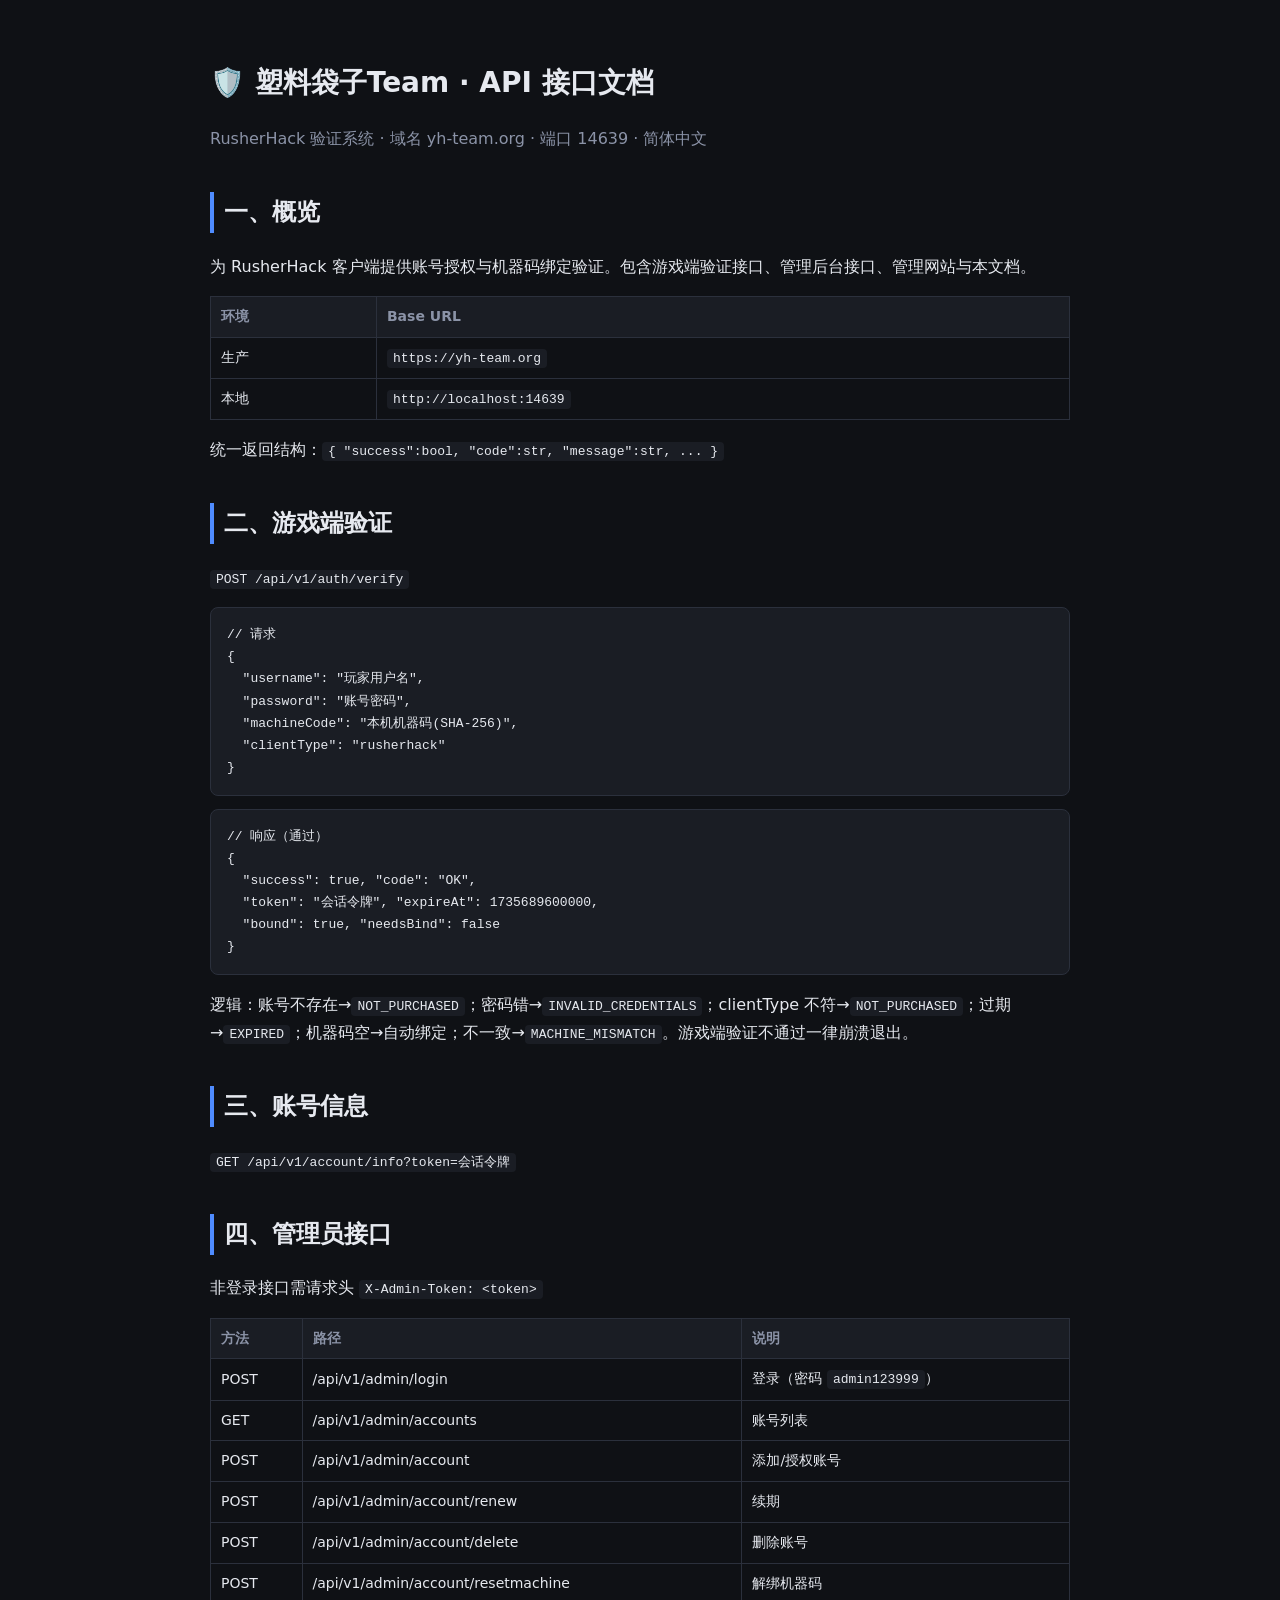
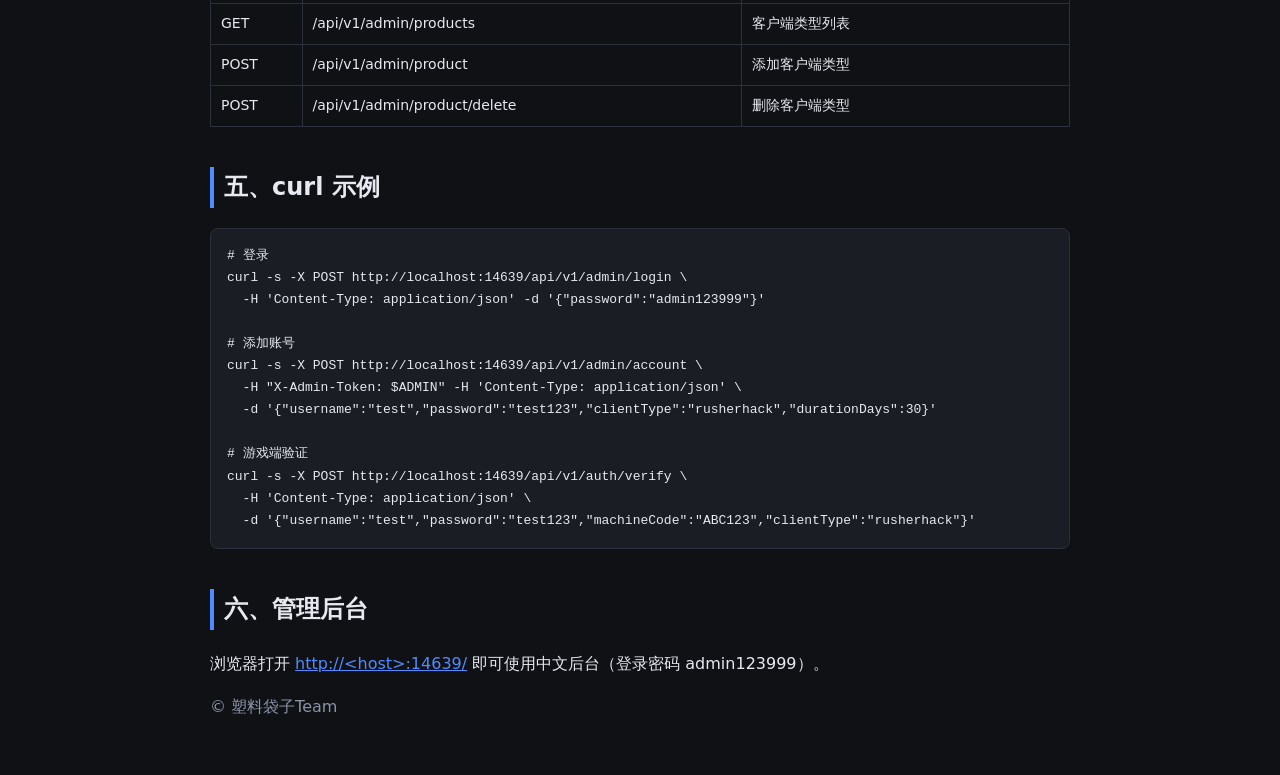
<file: plastic-bag-team-server/resources/api-docs.html>
<!DOCTYPE html>
<html lang="zh-CN">
<head>
<meta charset="UTF-8">
<meta name="viewport" content="width=device-width, initial-scale=1.0">
<title>塑料袋子Team · API 文档</title>
<style>
  :root{--bg:#0f1115;--panel:#1a1d24;--accent:#4f8cff;--text:#e6e9ef;--muted:#8b93a7;--border:#2b303c;}
  *{box-sizing:border-box;}
  body{margin:0;background:var(--bg);color:var(--text);font-family:"PingFang SC","Microsoft YaHei",system-ui,sans-serif;line-height:1.7;}
  .wrap{max-width:900px;margin:0 auto;padding:40px 20px;}
  h1{font-size:28px;} h2{margin-top:40px;border-left:4px solid var(--accent);padding-left:10px;}
  code{background:var(--panel);padding:2px 6px;border-radius:4px;font-size:13px;}
  pre{background:var(--panel);border:1px solid var(--border);border-radius:8px;padding:16px;overflow:auto;font-size:13px;}
  table{width:100%;border-collapse:collapse;margin:12px 0;font-size:14px;}
  th,td{border:1px solid var(--border);padding:8px 10px;text-align:left;}
  th{background:var(--panel);color:var(--muted);}
  .muted{color:var(--muted);}
  a{color:var(--accent);}
</style>
</head>
<body>
<div class="wrap">
  <h1>🛡️ 塑料袋子Team · API 接口文档</h1>
  <p class="muted">RusherHack 验证系统 · 域名 yh-team.org · 端口 14639 · 简体中文</p>

  <h2>一、概览</h2>
  <p>为 RusherHack 客户端提供账号授权与机器码绑定验证。包含游戏端验证接口、管理后台接口、管理网站与本文档。</p>
  <table>
    <tr><th>环境</th><th>Base URL</th></tr>
    <tr><td>生产</td><td><code>https://yh-team.org</code></td></tr>
    <tr><td>本地</td><td><code>http://localhost:14639</code></td></tr>
  </table>
  <p>统一返回结构：<code>{ "success":bool, "code":str, "message":str, ... }</code></p>

  <h2>二、游戏端验证</h2>
  <p><code>POST /api/v1/auth/verify</code></p>
  <pre>// 请求
{
  "username": "玩家用户名",
  "password": "账号密码",
  "machineCode": "本机机器码(SHA-256)",
  "clientType": "rusherhack"
}</pre>
  <pre>// 响应（通过）
{
  "success": true, "code": "OK",
  "token": "会话令牌", "expireAt": 1735689600000,
  "bound": true, "needsBind": false
}</pre>
  <p>逻辑：账号不存在→<code>NOT_PURCHASED</code>；密码错→<code>INVALID_CREDENTIALS</code>；clientType 不符→<code>NOT_PURCHASED</code>；过期→<code>EXPIRED</code>；机器码空→自动绑定；不一致→<code>MACHINE_MISMATCH</code>。游戏端验证不通过一律崩溃退出。</p>

  <h2>三、账号信息</h2>
  <p><code>GET /api/v1/account/info?token=会话令牌</code></p>

  <h2>四、管理员接口</h2>
  <p>非登录接口需请求头 <code>X-Admin-Token: &lt;token&gt;</code></p>
  <table>
    <tr><th>方法</th><th>路径</th><th>说明</th></tr>
    <tr><td>POST</td><td>/api/v1/admin/login</td><td>登录（密码 <code>admin123999</code>）</td></tr>
    <tr><td>GET</td><td>/api/v1/admin/accounts</td><td>账号列表</td></tr>
    <tr><td>POST</td><td>/api/v1/admin/account</td><td>添加/授权账号</td></tr>
    <tr><td>POST</td><td>/api/v1/admin/account/renew</td><td>续期</td></tr>
    <tr><td>POST</td><td>/api/v1/admin/account/delete</td><td>删除账号</td></tr>
    <tr><td>POST</td><td>/api/v1/admin/account/resetmachine</td><td>解绑机器码</td></tr>
    <tr><td>GET</td><td>/api/v1/admin/products</td><td>客户端类型列表</td></tr>
    <tr><td>POST</td><td>/api/v1/admin/product</td><td>添加客户端类型</td></tr>
    <tr><td>POST</td><td>/api/v1/admin/product/delete</td><td>删除客户端类型</td></tr>
  </table>

  <h2>五、curl 示例</h2>
  <pre># 登录
curl -s -X POST http://localhost:14639/api/v1/admin/login \
  -H 'Content-Type: application/json' -d '{"password":"admin123999"}'

# 添加账号
curl -s -X POST http://localhost:14639/api/v1/admin/account \
  -H "X-Admin-Token: $ADMIN" -H 'Content-Type: application/json' \
  -d '{"username":"test","password":"test123","clientType":"rusherhack","durationDays":30}'

# 游戏端验证
curl -s -X POST http://localhost:14639/api/v1/auth/verify \
  -H 'Content-Type: application/json' \
  -d '{"username":"test","password":"test123","machineCode":"ABC123","clientType":"rusherhack"}'</pre>

  <h2>六、管理后台</h2>
  <p>浏览器打开 <a href="/">http://&lt;host&gt;:14639/</a> 即可使用中文后台（登录密码 admin123999）。</p>

  <p class="muted">© 塑料袋子Team</p>
</div>
</body>
</html>
</file>
